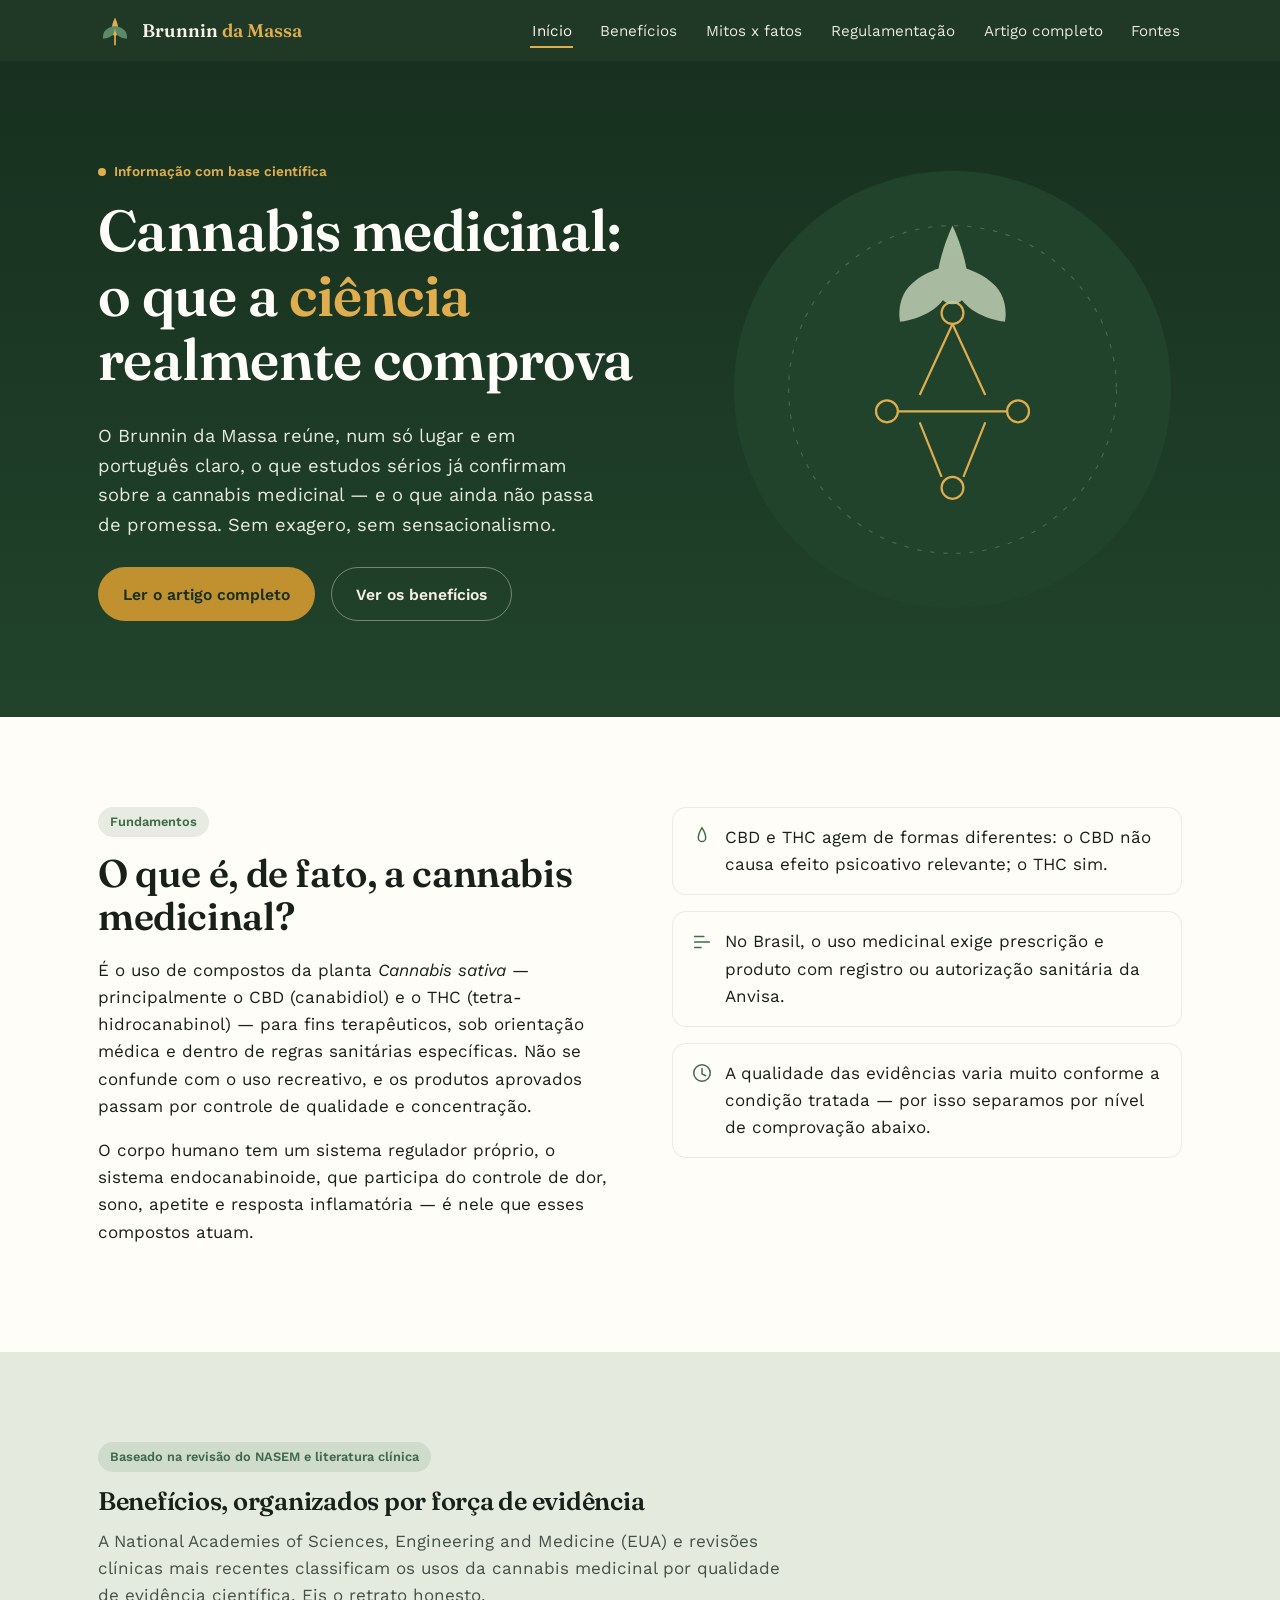
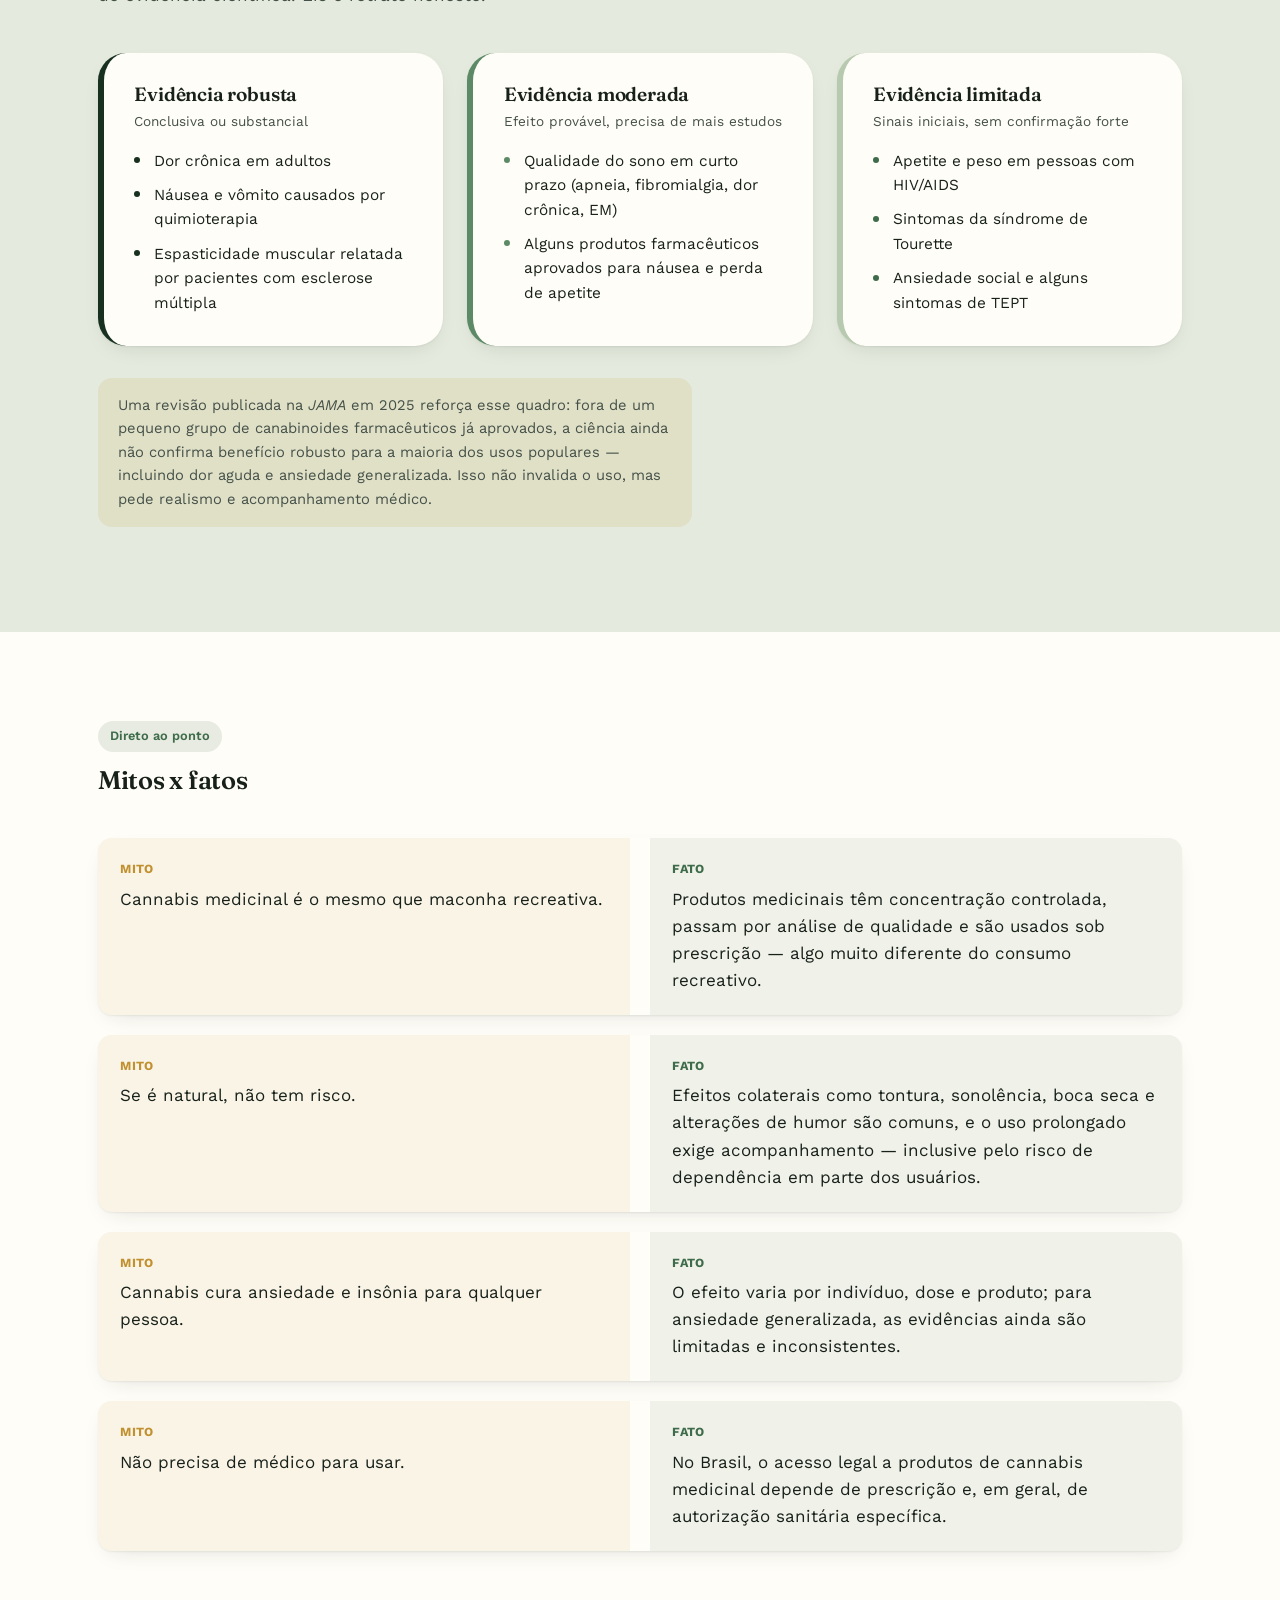
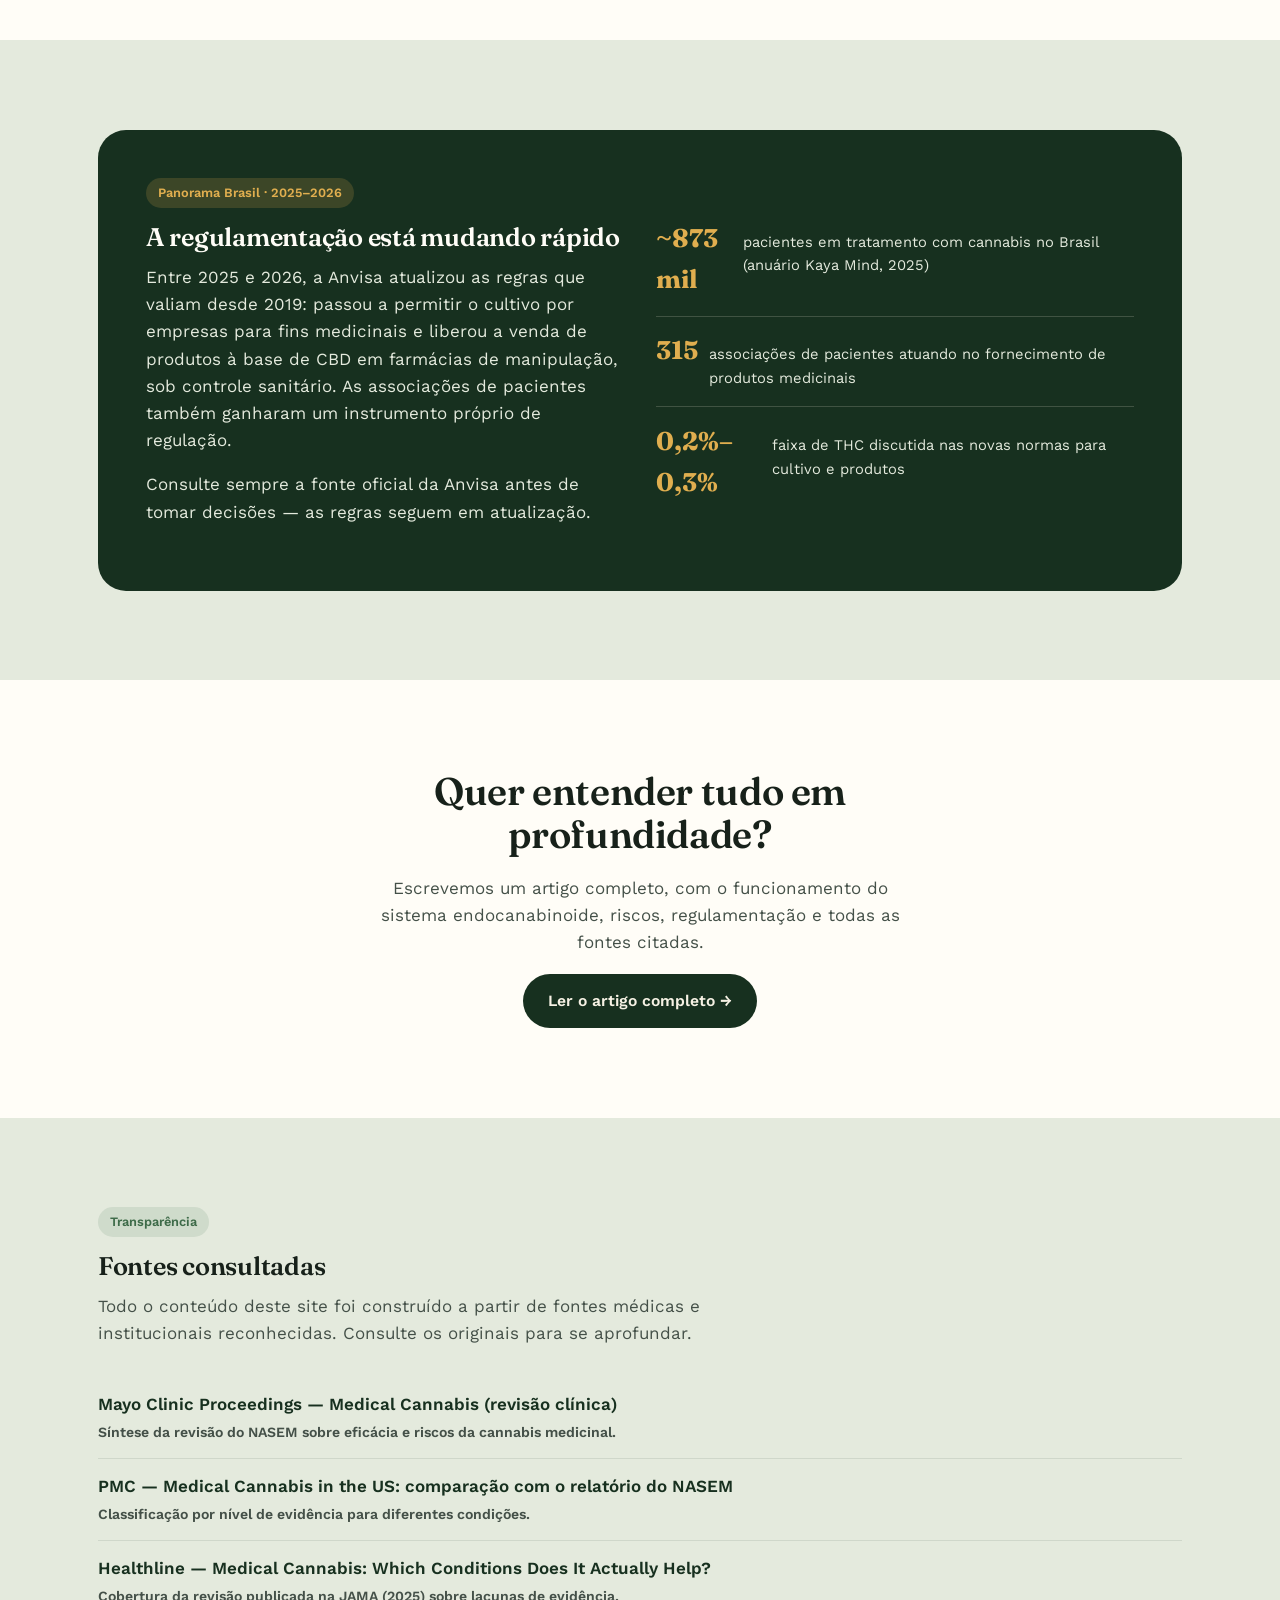
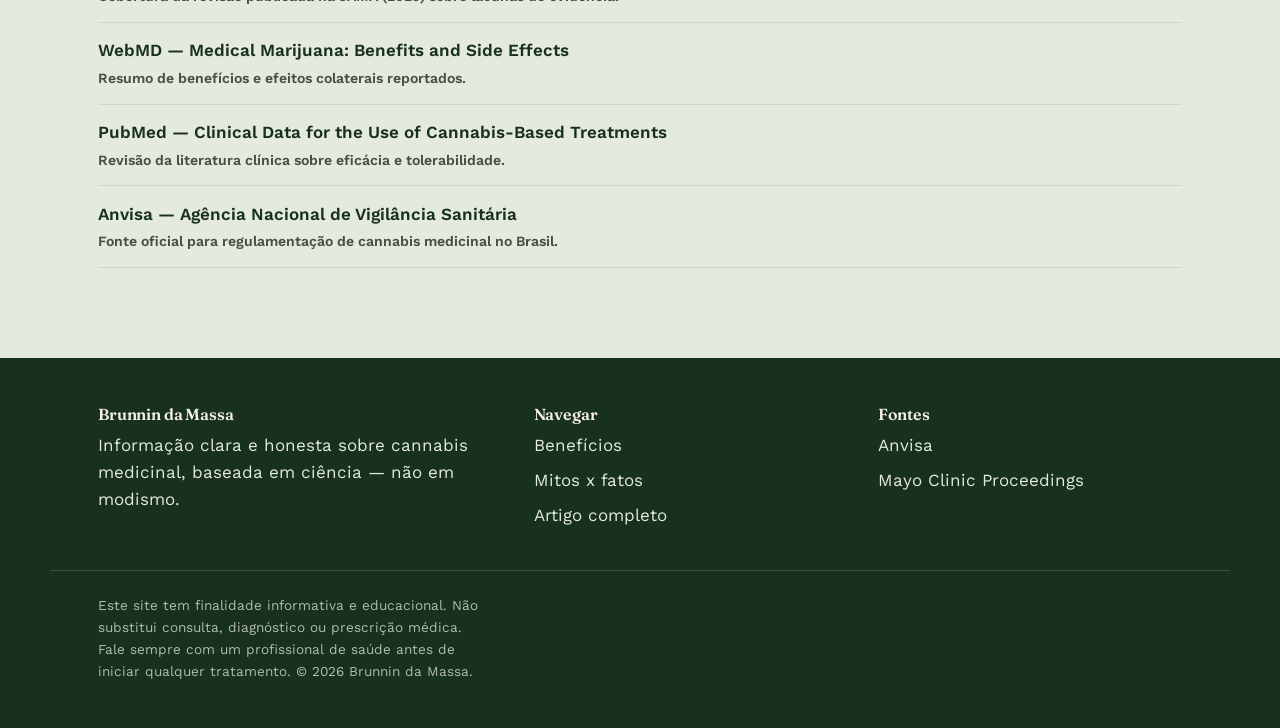
<file: index.html>
<!DOCTYPE html>
<html lang="pt-BR">
<head>
<meta charset="UTF-8">
<meta name="viewport" content="width=device-width, initial-scale=1.0">
<title>Brunnin da Massa — Cannabis Medicinal com base em ciência</title>
<meta name="description" content="Um guia claro e baseado em evidências sobre os benefícios, limites e regulamentação da cannabis medicinal no Brasil.">
<link rel="icon" href="data:image/svg+xml,<svg xmlns=%22http://www.w3.org/2000/svg%22 viewBox=%220 0 100 100%22><text y=%22.9em%22 font-size=%2290%22>🌿</text></svg>">
<link rel="preconnect" href="https://fonts.googleapis.com">
<link rel="preconnect" href="https://fonts.gstatic.com" crossorigin>
<link href="https://fonts.googleapis.com/css2?family=Fraunces:opsz,wght@9..144,500;9..144,600;9..144,700&family=Work+Sans:wght@400;500;600;700&display=swap" rel="stylesheet">
<link rel="stylesheet" href="css/style.css">
</head>
<body>

<header class="site-header">
  <div class="wrap">
    <a class="brand" href="index.html">
      <svg class="brand__mark" viewBox="0 0 40 40" fill="none" xmlns="http://www.w3.org/2000/svg" aria-hidden="true">
        <path d="M20 4C20 4 24 12 24 18C24 22.4183 22.2091 26 20 26C17.7909 26 16 22.4183 16 18C16 12 20 4 20 4Z" fill="#E0AE4F"/>
        <path d="M20 14C20 14 28 15 32 20C35 24 34 29 34 29C34 29 27.5 29 23 25C20 22 20 14 20 14Z" fill="#5C8A66"/>
        <path d="M20 14C20 14 12 15 8 20C5 24 6 29 6 29C6 29 12.5 29 17 25C20 22 20 14 20 14Z" fill="#5C8A66"/>
        <path d="M20 26V36" stroke="#E0AE4F" stroke-width="2" stroke-linecap="round"/>
      </svg>
      <span class="brand__name">Brunnin <span>da Massa</span></span>
    </a>
    <nav class="nav" id="site-nav">
      <ul class="nav__list">
        <li><a href="index.html" aria-current="page">Início</a></li>
        <li><a href="index.html#beneficios">Benefícios</a></li>
        <li><a href="index.html#mitos">Mitos x fatos</a></li>
        <li><a href="index.html#regulamentacao">Regulamentação</a></li>
        <li><a href="artigo.html">Artigo completo</a></li>
        <li><a href="index.html#fontes">Fontes</a></li>
      </ul>
    </nav>
    <button class="nav-toggle" aria-label="Abrir menu" aria-expanded="false" aria-controls="site-nav">
      <span class="nav-toggle__bar"></span>
    </button>
  </div>
</header>

<main>

  <!-- HERO -->
  <section class="hero">
    <div class="wrap">
      <div class="hero__copy">
        <span class="hero__kicker">Informação com base científica</span>
        <h1>Cannabis medicinal: o que a <em>ciência</em> realmente comprova</h1>
        <p class="hero__lede">O Brunnin da Massa reúne, num só lugar e em português claro, o que estudos sérios já confirmam sobre a cannabis medicinal — e o que ainda não passa de promessa. Sem exagero, sem sensacionalismo.</p>
        <div class="hero__actions">
          <a class="btn btn--amber" href="artigo.html">Ler o artigo completo</a>
          <a class="btn btn--ghost" href="#beneficios">Ver os benefícios</a>
        </div>
      </div>
      <div class="hero__art" aria-hidden="true">
        <svg viewBox="0 0 420 420" xmlns="http://www.w3.org/2000/svg">
          <circle cx="210" cy="210" r="200" fill="#21432B"/>
          <circle cx="210" cy="210" r="150" fill="none" stroke="#5C8A66" stroke-width="1" stroke-dasharray="4 8" opacity="0.6"/>
          <g stroke="#E0AE4F" stroke-width="2" fill="none">
            <circle cx="210" cy="140" r="10"/>
            <circle cx="150" cy="230" r="10"/>
            <circle cx="270" cy="230" r="10"/>
            <circle cx="210" cy="300" r="10"/>
            <line x1="210" y1="150" x2="180" y2="215"/>
            <line x1="210" y1="150" x2="240" y2="215"/>
            <line x1="180" y1="240" x2="200" y2="290"/>
            <line x1="240" y1="240" x2="220" y2="290"/>
            <line x1="160" y1="230" x2="260" y2="230"/>
          </g>
          <g fill="#B7C9AE" opacity="0.9">
            <path d="M210 60C210 60 224 90 224 112C224 124 218 132 210 132C202 132 196 124 196 112C196 90 210 60 210 60Z"/>
            <path d="M210 96C210 96 236 100 250 116C262 130 258 148 258 148C258 148 236 146 222 132C210 120 210 96 210 96Z"/>
            <path d="M210 96C210 96 184 100 170 116C158 130 162 148 162 148C162 148 184 146 198 132C210 120 210 96 210 96Z"/>
          </g>
        </svg>
      </div>
    </div>
  </section>

  <!-- O QUE É -->
  <section class="section section--paper" id="o-que-e">
    <div class="wrap intro-grid reveal">
      <div>
        <span class="tag">Fundamentos</span>
        <h2>O que é, de fato, a cannabis medicinal?</h2>
        <p>É o uso de compostos da planta <em>Cannabis sativa</em> — principalmente o CBD (canabidiol) e o THC (tetra-hidrocanabinol) — para fins terapêuticos, sob orientação médica e dentro de regras sanitárias específicas. Não se confunde com o uso recreativo, e os produtos aprovados passam por controle de qualidade e concentração.</p>
        <p>O corpo humano tem um sistema regulador próprio, o sistema endocanabinoide, que participa do controle de dor, sono, apetite e resposta inflamatória — é nele que esses compostos atuam.</p>
      </div>
      <ul class="fact-list">
        <li>
          <svg width="22" height="22" viewBox="0 0 24 24" fill="none" aria-hidden="true"><path d="M12 2C12 2 16 8 16 13a4 4 0 1 1-8 0c0-5 4-11 4-11Z" stroke="currentColor" stroke-width="1.6"/></svg>
          <span>CBD e THC agem de formas diferentes: o CBD não causa efeito psicoativo relevante; o THC sim.</span>
        </li>
        <li>
          <svg width="22" height="22" viewBox="0 0 24 24" fill="none" aria-hidden="true"><path d="M4 12h16M4 6h10M4 18h7" stroke="currentColor" stroke-width="1.6" stroke-linecap="round"/></svg>
          <span>No Brasil, o uso medicinal exige prescrição e produto com registro ou autorização sanitária da Anvisa.</span>
        </li>
        <li>
          <svg width="22" height="22" viewBox="0 0 24 24" fill="none" aria-hidden="true"><circle cx="12" cy="12" r="9" stroke="currentColor" stroke-width="1.6"/><path d="M12 7v6l4 2" stroke="currentColor" stroke-width="1.6" stroke-linecap="round"/></svg>
          <span>A qualidade das evidências varia muito conforme a condição tratada — por isso separamos por nível de comprovação abaixo.</span>
        </li>
      </ul>
    </div>
  </section>

  <!-- BENEFÍCIOS / NÍVEIS DE EVIDÊNCIA -->
  <section class="section section--sage" id="beneficios">
    <div class="wrap">
      <div class="section__head reveal">
        <span class="tag">Baseado na revisão do NASEM e literatura clínica</span>
        <h2>Benefícios, organizados por força de evidência</h2>
        <p>A National Academies of Sciences, Engineering and Medicine (EUA) e revisões clínicas mais recentes classificam os usos da cannabis medicinal por qualidade de evidência científica. Eis o retrato honesto.</p>
      </div>
      <div class="tiers reveal">
        <article class="tier tier--high">
          <h3>Evidência robusta</h3>
          <span class="tier__meta">Conclusiva ou substancial</span>
          <ul>
            <li>Dor crônica em adultos</li>
            <li>Náusea e vômito causados por quimioterapia</li>
            <li>Espasticidade muscular relatada por pacientes com esclerose múltipla</li>
          </ul>
        </article>
        <article class="tier tier--mid">
          <h3>Evidência moderada</h3>
          <span class="tier__meta">Efeito provável, precisa de mais estudos</span>
          <ul>
            <li>Qualidade do sono em curto prazo (apneia, fibromialgia, dor crônica, EM)</li>
            <li>Alguns produtos farmacêuticos aprovados para náusea e perda de apetite</li>
          </ul>
        </article>
        <article class="tier tier--low">
          <h3>Evidência limitada</h3>
          <span class="tier__meta">Sinais iniciais, sem confirmação forte</span>
          <ul>
            <li>Apetite e peso em pessoas com HIV/AIDS</li>
            <li>Sintomas da síndrome de Tourette</li>
            <li>Ansiedade social e alguns sintomas de TEPT</li>
          </ul>
        </article>
      </div>
      <p class="tier-note">Uma revisão publicada na <em>JAMA</em> em 2025 reforça esse quadro: fora de um pequeno grupo de canabinoides farmacêuticos já aprovados, a ciência ainda não confirma benefício robusto para a maioria dos usos populares — incluindo dor aguda e ansiedade generalizada. Isso não invalida o uso, mas pede realismo e acompanhamento médico.</p>
    </div>
  </section>

  <!-- MITOS X FATOS -->
  <section class="section section--paper" id="mitos">
    <div class="wrap">
      <div class="section__head reveal">
        <span class="tag">Direto ao ponto</span>
        <h2>Mitos x fatos</h2>
      </div>
      <div class="myths reveal">
        <div class="myth-row">
          <div class="myth"><span class="label">MITO</span>Cannabis medicinal é o mesmo que maconha recreativa.</div>
          <div class="fact"><span class="label">FATO</span>Produtos medicinais têm concentração controlada, passam por análise de qualidade e são usados sob prescrição — algo muito diferente do consumo recreativo.</div>
        </div>
        <div class="myth-row">
          <div class="myth"><span class="label">MITO</span>Se é natural, não tem risco.</div>
          <div class="fact"><span class="label">FATO</span>Efeitos colaterais como tontura, sonolência, boca seca e alterações de humor são comuns, e o uso prolongado exige acompanhamento — inclusive pelo risco de dependência em parte dos usuários.</div>
        </div>
        <div class="myth-row">
          <div class="myth"><span class="label">MITO</span>Cannabis cura ansiedade e insônia para qualquer pessoa.</div>
          <div class="fact"><span class="label">FATO</span>O efeito varia por indivíduo, dose e produto; para ansiedade generalizada, as evidências ainda são limitadas e inconsistentes.</div>
        </div>
        <div class="myth-row">
          <div class="myth"><span class="label">MITO</span>Não precisa de médico para usar.</div>
          <div class="fact"><span class="label">FATO</span>No Brasil, o acesso legal a produtos de cannabis medicinal depende de prescrição e, em geral, de autorização sanitária específica.</div>
        </div>
      </div>
    </div>
  </section>

  <!-- REGULAMENTAÇÃO -->
  <section class="section section--sage" id="regulamentacao">
    <div class="wrap">
      <div class="callout reveal">
        <div>
          <span class="tag" style="background:rgba(224,174,79,0.18); color:#E0AE4F;">Panorama Brasil · 2025–2026</span>
          <h2>A regulamentação está mudando rápido</h2>
          <p>Entre 2025 e 2026, a Anvisa atualizou as regras que valiam desde 2019: passou a permitir o cultivo por empresas para fins medicinais e liberou a venda de produtos à base de CBD em farmácias de manipulação, sob controle sanitário. As associações de pacientes também ganharam um instrumento próprio de regulação.</p>
          <p>Consulte sempre a fonte oficial da Anvisa antes de tomar decisões — as regras seguem em atualização.</p>
        </div>
        <div class="callout__stats">
          <div class="stat"><strong>~873 mil</strong><span>pacientes em tratamento com cannabis no Brasil (anuário Kaya Mind, 2025)</span></div>
          <div class="stat"><strong>315</strong><span>associações de pacientes atuando no fornecimento de produtos medicinais</span></div>
          <div class="stat"><strong>0,2%–0,3%</strong><span>faixa de THC discutida nas novas normas para cultivo e produtos</span></div>
        </div>
      </div>
    </div>
  </section>

  <!-- CTA ARTIGO -->
  <section class="section section--paper">
    <div class="wrap cta-banner reveal">
      <h2>Quer entender tudo em profundidade?</h2>
      <p>Escrevemos um artigo completo, com o funcionamento do sistema endocanabinoide, riscos, regulamentação e todas as fontes citadas.</p>
      <a class="btn btn--forest" href="artigo.html">Ler o artigo completo →</a>
    </div>
  </section>

  <!-- FONTES -->
  <section class="section section--sage" id="fontes">
    <div class="wrap">
      <div class="section__head reveal">
        <span class="tag">Transparência</span>
        <h2>Fontes consultadas</h2>
        <p>Todo o conteúdo deste site foi construído a partir de fontes médicas e institucionais reconhecidas. Consulte os originais para se aprofundar.</p>
      </div>
      <ul class="sources reveal">
        <li><a href="https://www.mayoclinicproceedings.org/article/S0025-6196(18)30709-2/fulltext" target="_blank" rel="noopener">Mayo Clinic Proceedings — Medical Cannabis (revisão clínica)<span class="source-note">Síntese da revisão do NASEM sobre eficácia e riscos da cannabis medicinal.</span></a></li>
        <li><a href="https://pmc.ncbi.nlm.nih.gov/articles/PMC11891685/" target="_blank" rel="noopener">PMC — Medical Cannabis in the US: comparação com o relatório do NASEM<span class="source-note">Classificação por nível de evidência para diferentes condições.</span></a></li>
        <li><a href="https://www.healthline.com/health-news/does-medical-cannabis-really-have-any-benefit-experts-discuss" target="_blank" rel="noopener">Healthline — Medical Cannabis: Which Conditions Does It Actually Help?<span class="source-note">Cobertura da revisão publicada na JAMA (2025) sobre lacunas de evidência.</span></a></li>
        <li><a href="https://www.webmd.com/a-to-z-guides/medical-marijuana-faq" target="_blank" rel="noopener">WebMD — Medical Marijuana: Benefits and Side Effects<span class="source-note">Resumo de benefícios e efeitos colaterais reportados.</span></a></li>
        <li><a href="https://pubmed.ncbi.nlm.nih.gov/32483988/" target="_blank" rel="noopener">PubMed — Clinical Data for the Use of Cannabis-Based Treatments<span class="source-note">Revisão da literatura clínica sobre eficácia e tolerabilidade.</span></a></li>
        <li><a href="https://www.gov.br/anvisa/pt-br" target="_blank" rel="noopener">Anvisa — Agência Nacional de Vigilância Sanitária<span class="source-note">Fonte oficial para regulamentação de cannabis medicinal no Brasil.</span></a></li>
      </ul>
    </div>
  </section>

</main>

<footer class="site-footer">
  <div class="wrap">
    <div>
      <h4>Brunnin da Massa</h4>
      <p>Informação clara e honesta sobre cannabis medicinal, baseada em ciência — não em modismo.</p>
    </div>
    <div>
      <h4>Navegar</h4>
      <ul>
        <li><a href="index.html#beneficios">Benefícios</a></li>
        <li><a href="index.html#mitos">Mitos x fatos</a></li>
        <li><a href="artigo.html">Artigo completo</a></li>
      </ul>
    </div>
    <div>
      <h4>Fontes</h4>
      <ul>
        <li><a href="https://www.gov.br/anvisa/pt-br" target="_blank" rel="noopener">Anvisa</a></li>
        <li><a href="https://www.mayoclinicproceedings.org/article/S0025-6196(18)30709-2/fulltext" target="_blank" rel="noopener">Mayo Clinic Proceedings</a></li>
      </ul>
    </div>
  </div>
  <div class="wrap disclaimer">
    <p>Este site tem finalidade informativa e educacional. Não substitui consulta, diagnóstico ou prescrição médica. Fale sempre com um profissional de saúde antes de iniciar qualquer tratamento. © <span data-year>2026</span> Brunnin da Massa.</p>
  </div>
</footer>

<button class="to-top" aria-label="Voltar ao topo">
  <svg width="18" height="18" viewBox="0 0 24 24" fill="none" aria-hidden="true"><path d="M12 19V5M5 12l7-7 7 7" stroke="currentColor" stroke-width="2" stroke-linecap="round" stroke-linejoin="round"/></svg>
</button>

<script src="js/script.js"></script>
</body>
</html>
</file>
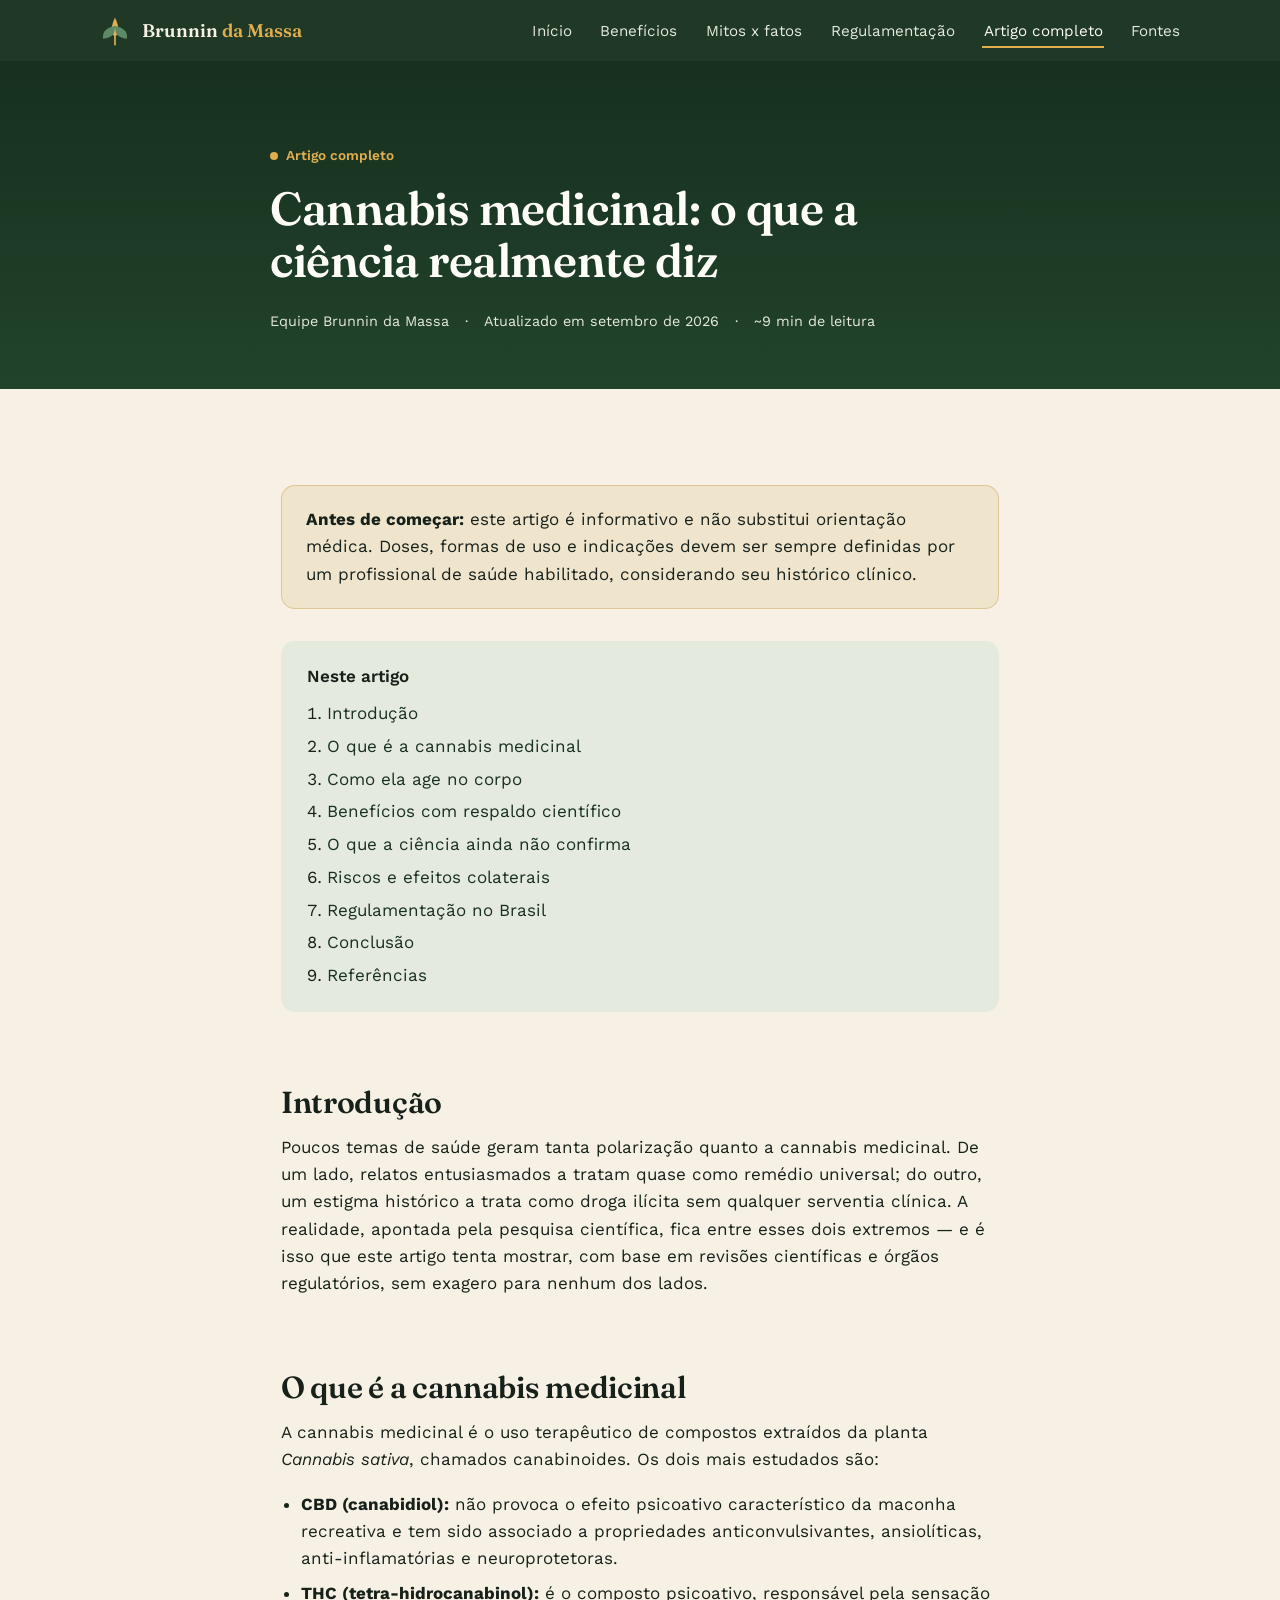
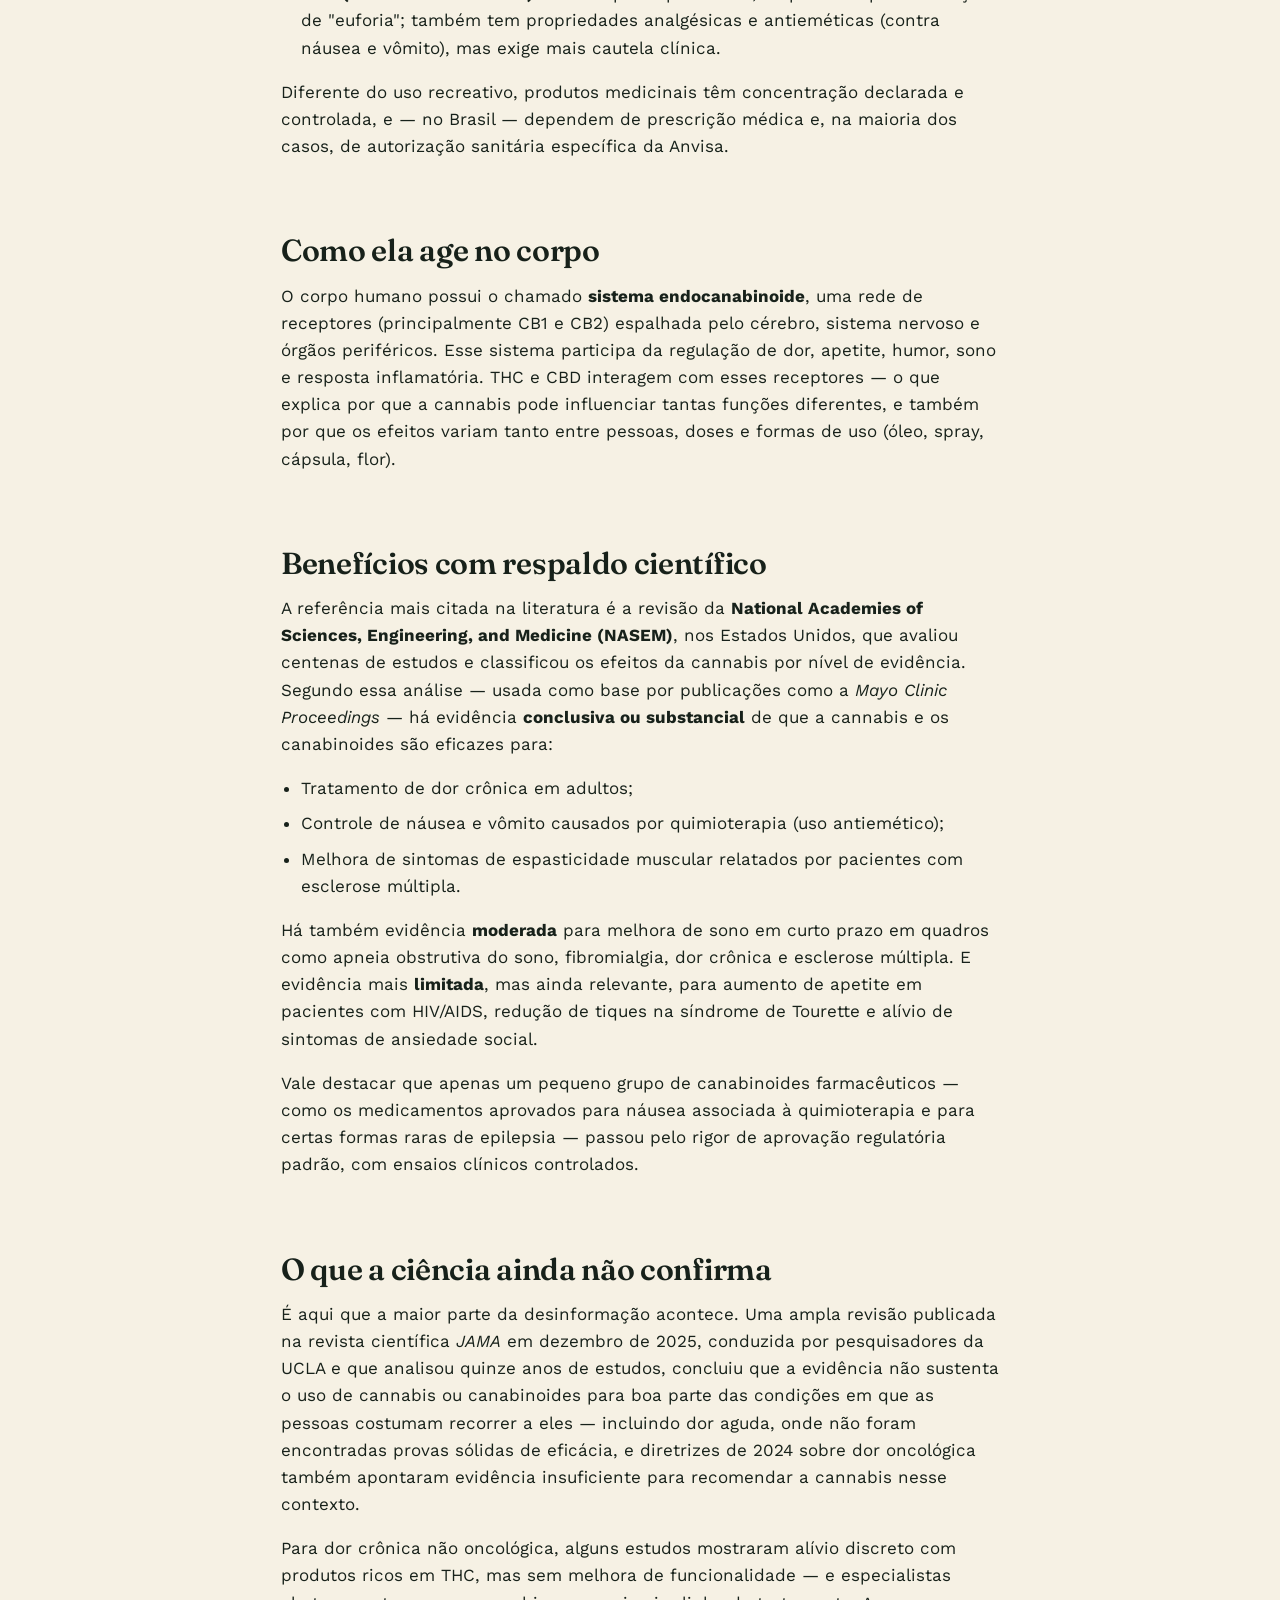
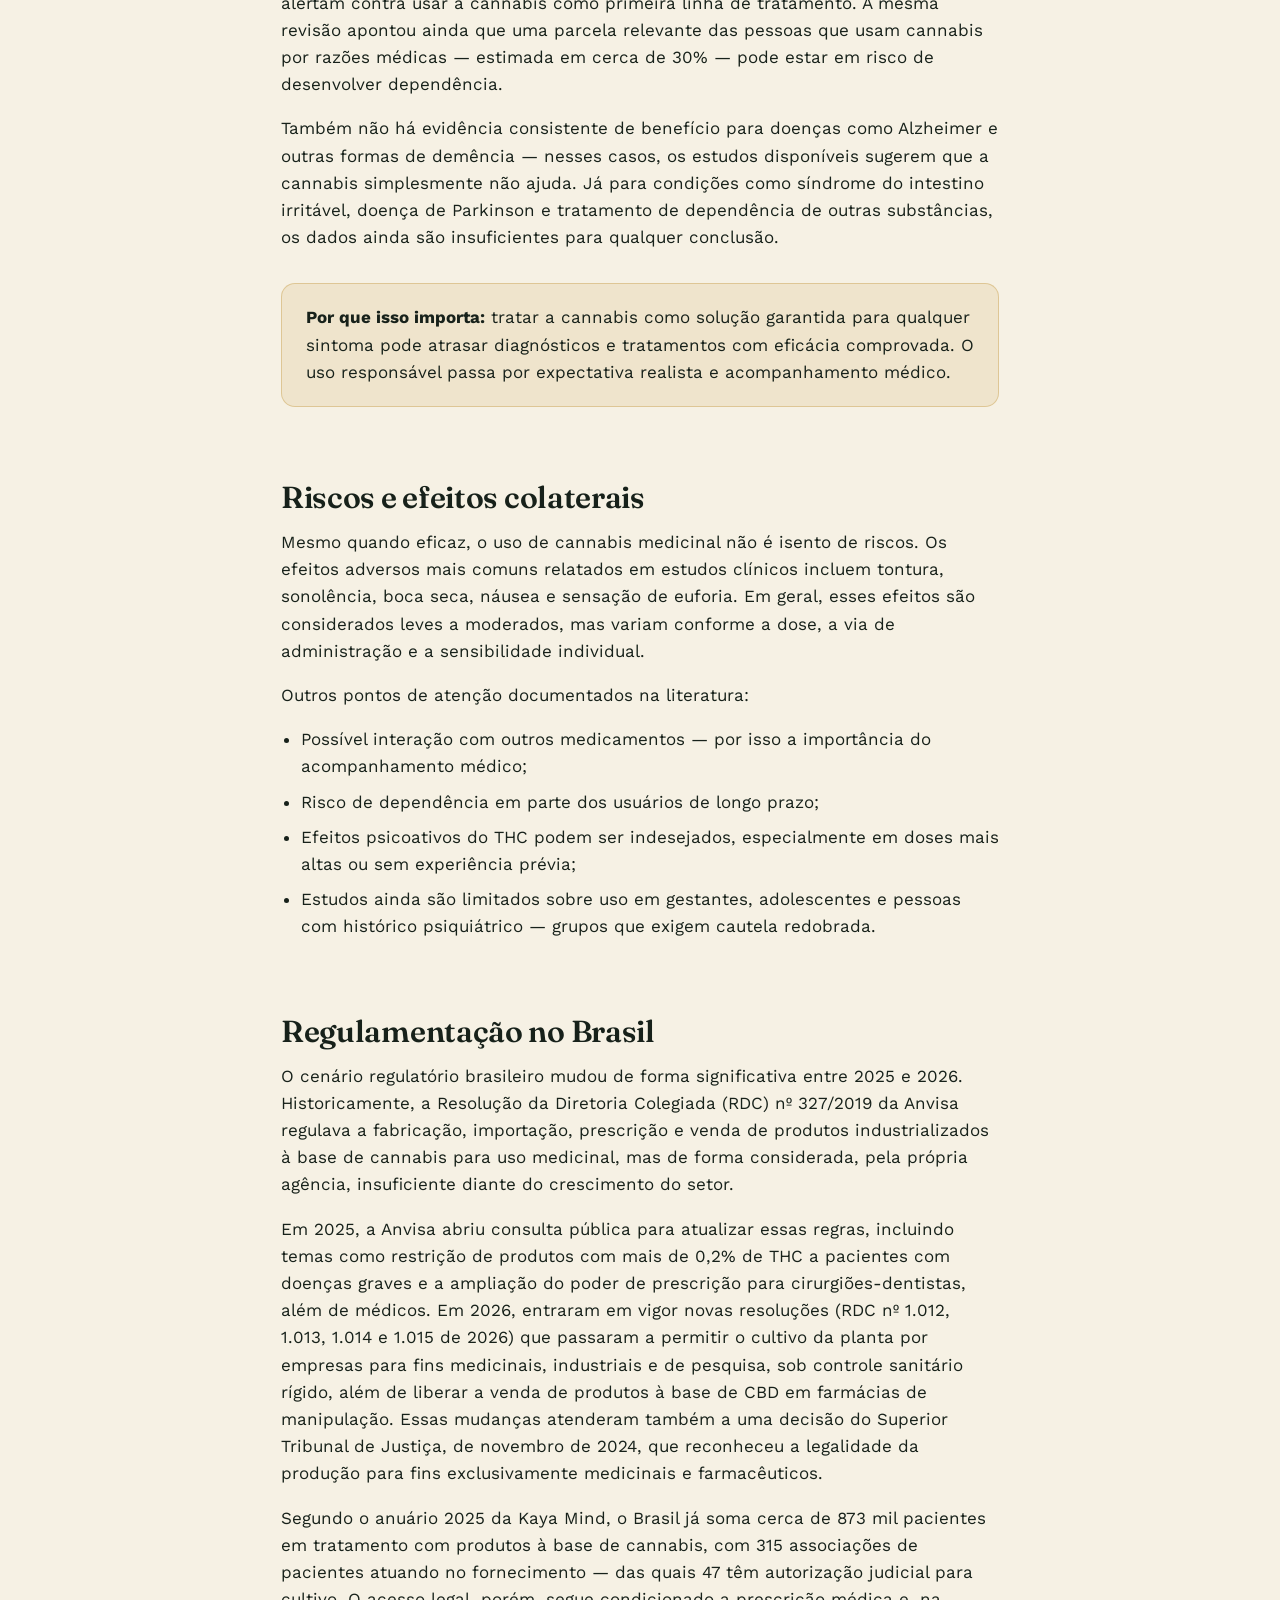
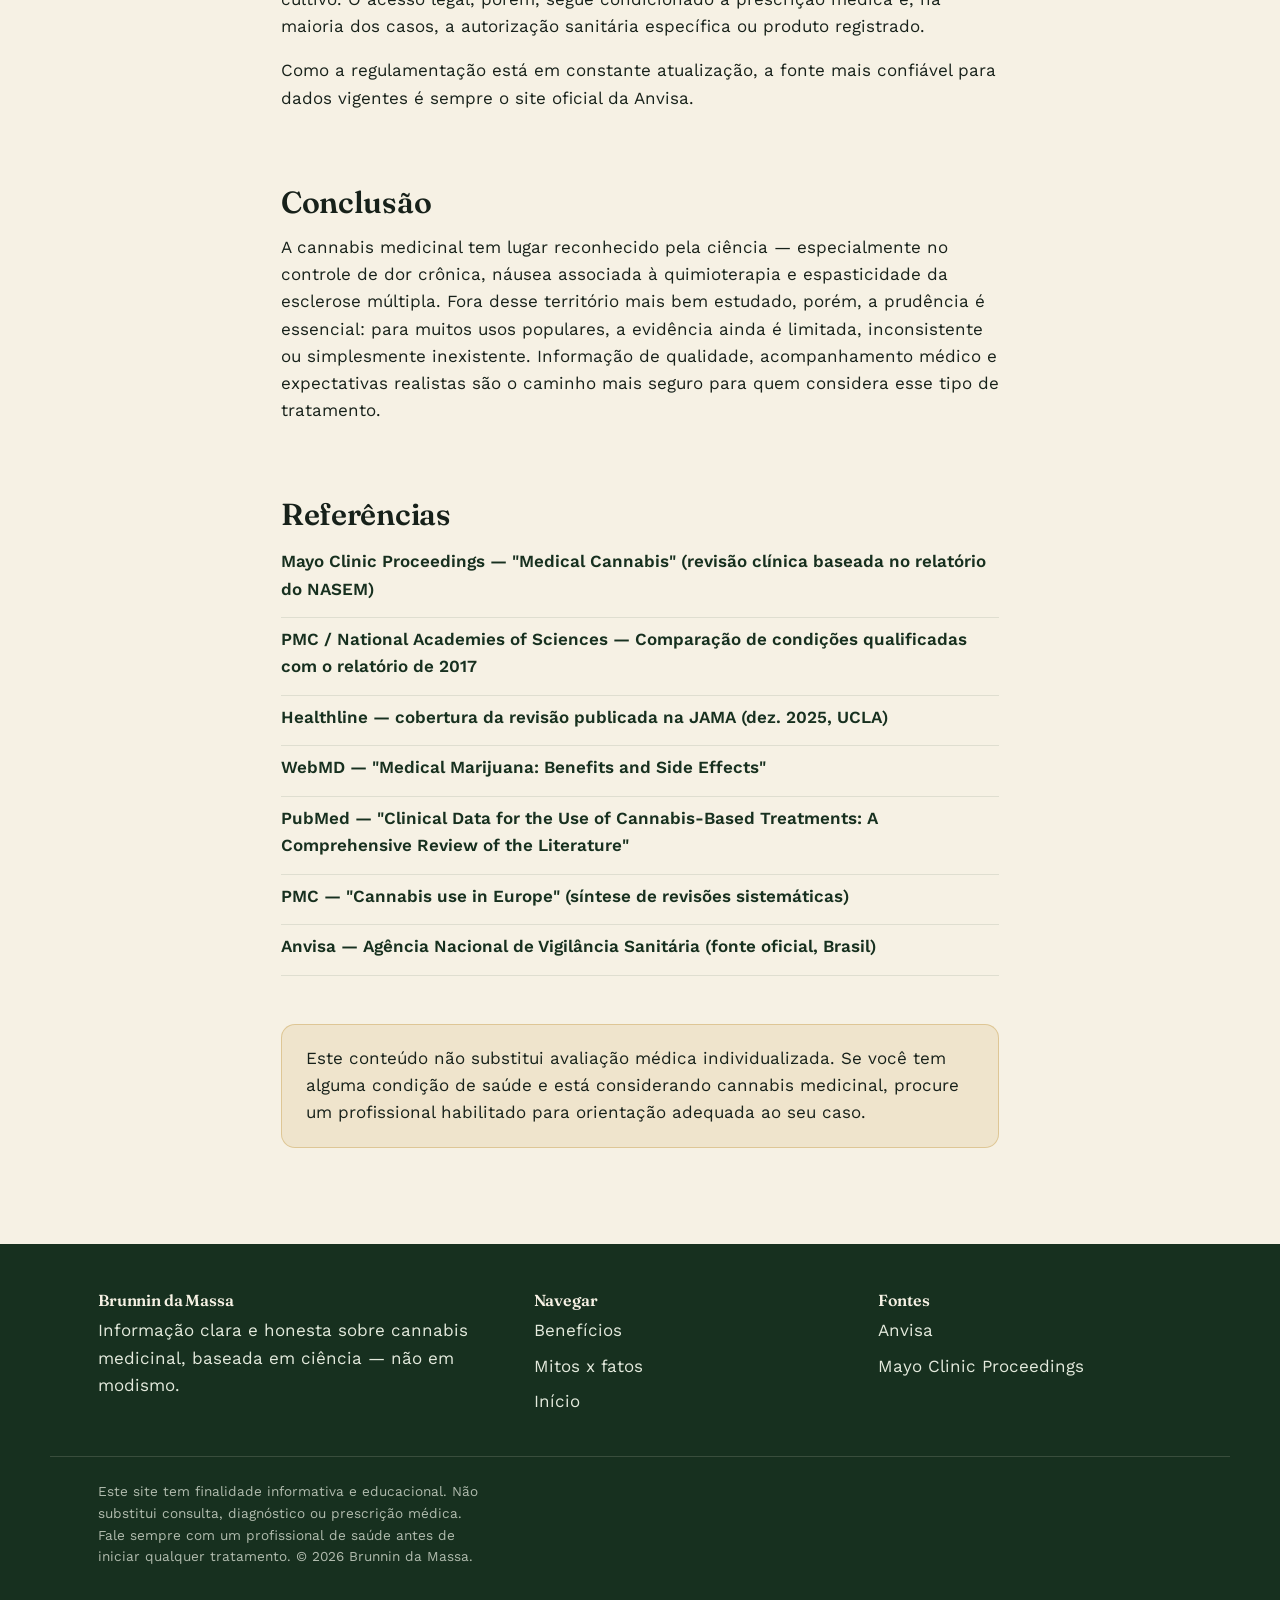
<file: artigo.html>
<!DOCTYPE html>
<html lang="pt-BR">
<head>
<meta charset="UTF-8">
<meta name="viewport" content="width=device-width, initial-scale=1.0">
<title>Cannabis Medicinal: o que a ciência realmente diz — Brunnin da Massa</title>
<meta name="description" content="Artigo completo, baseado em fontes científicas e institucionais, sobre os benefícios comprovados, os limites da evidência e a regulamentação da cannabis medicinal no Brasil.">
<link rel="icon" href="data:image/svg+xml,<svg xmlns=%22http://www.w3.org/2000/svg%22 viewBox=%220 0 100 100%22><text y=%22.9em%22 font-size=%2290%22>🌿</text></svg>">
<link rel="preconnect" href="https://fonts.googleapis.com">
<link rel="preconnect" href="https://fonts.gstatic.com" crossorigin>
<link href="https://fonts.googleapis.com/css2?family=Fraunces:opsz,wght@9..144,500;9..144,600;9..144,700&family=Work+Sans:wght@400;500;600;700&display=swap" rel="stylesheet">
<link rel="stylesheet" href="css/style.css">
</head>
<body>

<header class="site-header">
  <div class="wrap">
    <a class="brand" href="index.html">
      <svg class="brand__mark" viewBox="0 0 40 40" fill="none" xmlns="http://www.w3.org/2000/svg" aria-hidden="true">
        <path d="M20 4C20 4 24 12 24 18C24 22.4183 22.2091 26 20 26C17.7909 26 16 22.4183 16 18C16 12 20 4 20 4Z" fill="#E0AE4F"/>
        <path d="M20 14C20 14 28 15 32 20C35 24 34 29 34 29C34 29 27.5 29 23 25C20 22 20 14 20 14Z" fill="#5C8A66"/>
        <path d="M20 14C20 14 12 15 8 20C5 24 6 29 6 29C6 29 12.5 29 17 25C20 22 20 14 20 14Z" fill="#5C8A66"/>
        <path d="M20 26V36" stroke="#E0AE4F" stroke-width="2" stroke-linecap="round"/>
      </svg>
      <span class="brand__name">Brunnin <span>da Massa</span></span>
    </a>
    <nav class="nav" id="site-nav">
      <ul class="nav__list">
        <li><a href="index.html">Início</a></li>
        <li><a href="index.html#beneficios">Benefícios</a></li>
        <li><a href="index.html#mitos">Mitos x fatos</a></li>
        <li><a href="index.html#regulamentacao">Regulamentação</a></li>
        <li><a href="artigo.html" aria-current="page">Artigo completo</a></li>
        <li><a href="index.html#fontes">Fontes</a></li>
      </ul>
    </nav>
    <button class="nav-toggle" aria-label="Abrir menu" aria-expanded="false" aria-controls="site-nav">
      <span class="nav-toggle__bar"></span>
    </button>
  </div>
</header>

<section class="article-hero">
  <div class="wrap">
    <span class="hero__kicker">Artigo completo</span>
    <h1>Cannabis medicinal: o que a ciência realmente diz</h1>
    <div class="article-meta">
      <span>Equipe Brunnin da Massa</span>
      <span>·</span>
      <span>Atualizado em setembro de 2026</span>
      <span>·</span>
      <span>~9 min de leitura</span>
    </div>
  </div>
</section>

<article class="article-body">
  <div class="wrap">

    <div class="warn-box">
      <p><strong>Antes de começar:</strong> este artigo é informativo e não substitui orientação médica. Doses, formas de uso e indicações devem ser sempre definidas por um profissional de saúde habilitado, considerando seu histórico clínico.</p>
    </div>

    <div class="toc">
      <p>Neste artigo</p>
      <ol>
        <li><a href="#introducao">Introdução</a></li>
        <li><a href="#o-que-e">O que é a cannabis medicinal</a></li>
        <li><a href="#como-funciona">Como ela age no corpo</a></li>
        <li><a href="#beneficios-cientificos">Benefícios com respaldo científico</a></li>
        <li><a href="#o-que-nao-confirma">O que a ciência ainda não confirma</a></li>
        <li><a href="#riscos">Riscos e efeitos colaterais</a></li>
        <li><a href="#brasil">Regulamentação no Brasil</a></li>
        <li><a href="#conclusao">Conclusão</a></li>
        <li><a href="#referencias">Referências</a></li>
      </ol>
    </div>

    <h2 id="introducao">Introdução</h2>
    <p>Poucos temas de saúde geram tanta polarização quanto a cannabis medicinal. De um lado, relatos entusiasmados a tratam quase como remédio universal; do outro, um estigma histórico a trata como droga ilícita sem qualquer serventia clínica. A realidade, apontada pela pesquisa científica, fica entre esses dois extremos — e é isso que este artigo tenta mostrar, com base em revisões científicas e órgãos regulatórios, sem exagero para nenhum dos lados.</p>

    <h2 id="o-que-e">O que é a cannabis medicinal</h2>
    <p>A cannabis medicinal é o uso terapêutico de compostos extraídos da planta <em>Cannabis sativa</em>, chamados canabinoides. Os dois mais estudados são:</p>
    <ul>
      <li><strong>CBD (canabidiol):</strong> não provoca o efeito psicoativo característico da maconha recreativa e tem sido associado a propriedades anticonvulsivantes, ansiolíticas, anti-inflamatórias e neuroprotetoras.</li>
      <li><strong>THC (tetra-hidrocanabinol):</strong> é o composto psicoativo, responsável pela sensação de "euforia"; também tem propriedades analgésicas e antieméticas (contra náusea e vômito), mas exige mais cautela clínica.</li>
    </ul>
    <p>Diferente do uso recreativo, produtos medicinais têm concentração declarada e controlada, e — no Brasil — dependem de prescrição médica e, na maioria dos casos, de autorização sanitária específica da Anvisa.</p>

    <h2 id="como-funciona">Como ela age no corpo</h2>
    <p>O corpo humano possui o chamado <strong>sistema endocanabinoide</strong>, uma rede de receptores (principalmente CB1 e CB2) espalhada pelo cérebro, sistema nervoso e órgãos periféricos. Esse sistema participa da regulação de dor, apetite, humor, sono e resposta inflamatória. THC e CBD interagem com esses receptores — o que explica por que a cannabis pode influenciar tantas funções diferentes, e também por que os efeitos variam tanto entre pessoas, doses e formas de uso (óleo, spray, cápsula, flor).</p>

    <h2 id="beneficios-cientificos">Benefícios com respaldo científico</h2>
    <p>A referência mais citada na literatura é a revisão da <strong>National Academies of Sciences, Engineering, and Medicine (NASEM)</strong>, nos Estados Unidos, que avaliou centenas de estudos e classificou os efeitos da cannabis por nível de evidência. Segundo essa análise — usada como base por publicações como a <em>Mayo Clinic Proceedings</em> — há evidência <strong>conclusiva ou substancial</strong> de que a cannabis e os canabinoides são eficazes para:</p>
    <ul>
      <li>Tratamento de dor crônica em adultos;</li>
      <li>Controle de náusea e vômito causados por quimioterapia (uso antiemético);</li>
      <li>Melhora de sintomas de espasticidade muscular relatados por pacientes com esclerose múltipla.</li>
    </ul>
    <p>Há também evidência <strong>moderada</strong> para melhora de sono em curto prazo em quadros como apneia obstrutiva do sono, fibromialgia, dor crônica e esclerose múltipla. E evidência mais <strong>limitada</strong>, mas ainda relevante, para aumento de apetite em pacientes com HIV/AIDS, redução de tiques na síndrome de Tourette e alívio de sintomas de ansiedade social.</p>
    <p>Vale destacar que apenas um pequeno grupo de canabinoides farmacêuticos — como os medicamentos aprovados para náusea associada à quimioterapia e para certas formas raras de epilepsia — passou pelo rigor de aprovação regulatória padrão, com ensaios clínicos controlados.</p>

    <h2 id="o-que-nao-confirma">O que a ciência ainda não confirma</h2>
    <p>É aqui que a maior parte da desinformação acontece. Uma ampla revisão publicada na revista científica <em>JAMA</em> em dezembro de 2025, conduzida por pesquisadores da UCLA e que analisou quinze anos de estudos, concluiu que a evidência não sustenta o uso de cannabis ou canabinoides para boa parte das condições em que as pessoas costumam recorrer a eles — incluindo dor aguda, onde não foram encontradas provas sólidas de eficácia, e diretrizes de 2024 sobre dor oncológica também apontaram evidência insuficiente para recomendar a cannabis nesse contexto.</p>
    <p>Para dor crônica não oncológica, alguns estudos mostraram alívio discreto com produtos ricos em THC, mas sem melhora de funcionalidade — e especialistas alertam contra usar a cannabis como primeira linha de tratamento. A mesma revisão apontou ainda que uma parcela relevante das pessoas que usam cannabis por razões médicas — estimada em cerca de 30% — pode estar em risco de desenvolver dependência.</p>
    <p>Também não há evidência consistente de benefício para doenças como Alzheimer e outras formas de demência — nesses casos, os estudos disponíveis sugerem que a cannabis simplesmente não ajuda. Já para condições como síndrome do intestino irritável, doença de Parkinson e tratamento de dependência de outras substâncias, os dados ainda são insuficientes para qualquer conclusão.</p>

    <div class="warn-box">
      <p><strong>Por que isso importa:</strong> tratar a cannabis como solução garantida para qualquer sintoma pode atrasar diagnósticos e tratamentos com eficácia comprovada. O uso responsável passa por expectativa realista e acompanhamento médico.</p>
    </div>

    <h2 id="riscos">Riscos e efeitos colaterais</h2>
    <p>Mesmo quando eficaz, o uso de cannabis medicinal não é isento de riscos. Os efeitos adversos mais comuns relatados em estudos clínicos incluem tontura, sonolência, boca seca, náusea e sensação de euforia. Em geral, esses efeitos são considerados leves a moderados, mas variam conforme a dose, a via de administração e a sensibilidade individual.</p>
    <p>Outros pontos de atenção documentados na literatura:</p>
    <ul>
      <li>Possível interação com outros medicamentos — por isso a importância do acompanhamento médico;</li>
      <li>Risco de dependência em parte dos usuários de longo prazo;</li>
      <li>Efeitos psicoativos do THC podem ser indesejados, especialmente em doses mais altas ou sem experiência prévia;</li>
      <li>Estudos ainda são limitados sobre uso em gestantes, adolescentes e pessoas com histórico psiquiátrico — grupos que exigem cautela redobrada.</li>
    </ul>

    <h2 id="brasil">Regulamentação no Brasil</h2>
    <p>O cenário regulatório brasileiro mudou de forma significativa entre 2025 e 2026. Historicamente, a Resolução da Diretoria Colegiada (RDC) nº 327/2019 da Anvisa regulava a fabricação, importação, prescrição e venda de produtos industrializados à base de cannabis para uso medicinal, mas de forma considerada, pela própria agência, insuficiente diante do crescimento do setor.</p>
    <p>Em 2025, a Anvisa abriu consulta pública para atualizar essas regras, incluindo temas como restrição de produtos com mais de 0,2% de THC a pacientes com doenças graves e a ampliação do poder de prescrição para cirurgiões-dentistas, além de médicos. Em 2026, entraram em vigor novas resoluções (RDC nº 1.012, 1.013, 1.014 e 1.015 de 2026) que passaram a permitir o cultivo da planta por empresas para fins medicinais, industriais e de pesquisa, sob controle sanitário rígido, além de liberar a venda de produtos à base de CBD em farmácias de manipulação. Essas mudanças atenderam também a uma decisão do Superior Tribunal de Justiça, de novembro de 2024, que reconheceu a legalidade da produção para fins exclusivamente medicinais e farmacêuticos.</p>
    <p>Segundo o anuário 2025 da Kaya Mind, o Brasil já soma cerca de 873 mil pacientes em tratamento com produtos à base de cannabis, com 315 associações de pacientes atuando no fornecimento — das quais 47 têm autorização judicial para cultivo. O acesso legal, porém, segue condicionado a prescrição médica e, na maioria dos casos, a autorização sanitária específica ou produto registrado.</p>
    <p>Como a regulamentação está em constante atualização, a fonte mais confiável para dados vigentes é sempre o site oficial da Anvisa.</p>

    <h2 id="conclusao">Conclusão</h2>
    <p>A cannabis medicinal tem lugar reconhecido pela ciência — especialmente no controle de dor crônica, náusea associada à quimioterapia e espasticidade da esclerose múltipla. Fora desse território mais bem estudado, porém, a prudência é essencial: para muitos usos populares, a evidência ainda é limitada, inconsistente ou simplesmente inexistente. Informação de qualidade, acompanhamento médico e expectativas realistas são o caminho mais seguro para quem considera esse tipo de tratamento.</p>

    <h2 id="referencias">Referências</h2>
    <ul class="sources">
      <li><a href="https://www.mayoclinicproceedings.org/article/S0025-6196(18)30709-2/fulltext" target="_blank" rel="noopener">Mayo Clinic Proceedings — "Medical Cannabis" (revisão clínica baseada no relatório do NASEM)</a></li>
      <li><a href="https://pmc.ncbi.nlm.nih.gov/articles/PMC11891685/" target="_blank" rel="noopener">PMC / National Academies of Sciences — Comparação de condições qualificadas com o relatório de 2017</a></li>
      <li><a href="https://www.healthline.com/health-news/does-medical-cannabis-really-have-any-benefit-experts-discuss" target="_blank" rel="noopener">Healthline — cobertura da revisão publicada na JAMA (dez. 2025, UCLA)</a></li>
      <li><a href="https://www.webmd.com/a-to-z-guides/medical-marijuana-faq" target="_blank" rel="noopener">WebMD — "Medical Marijuana: Benefits and Side Effects"</a></li>
      <li><a href="https://pubmed.ncbi.nlm.nih.gov/32483988/" target="_blank" rel="noopener">PubMed — "Clinical Data for the Use of Cannabis-Based Treatments: A Comprehensive Review of the Literature"</a></li>
      <li><a href="https://pmc.ncbi.nlm.nih.gov/articles/PMC11910391/" target="_blank" rel="noopener">PMC — "Cannabis use in Europe" (síntese de revisões sistemáticas)</a></li>
      <li><a href="https://www.gov.br/anvisa/pt-br" target="_blank" rel="noopener">Anvisa — Agência Nacional de Vigilância Sanitária (fonte oficial, Brasil)</a></li>
    </ul>

    <div class="warn-box" style="margin-top:3rem;">
      <p>Este conteúdo não substitui avaliação médica individualizada. Se você tem alguma condição de saúde e está considerando cannabis medicinal, procure um profissional habilitado para orientação adequada ao seu caso.</p>
    </div>

  </div>
</article>

<footer class="site-footer">
  <div class="wrap">
    <div>
      <h4>Brunnin da Massa</h4>
      <p>Informação clara e honesta sobre cannabis medicinal, baseada em ciência — não em modismo.</p>
    </div>
    <div>
      <h4>Navegar</h4>
      <ul>
        <li><a href="index.html#beneficios">Benefícios</a></li>
        <li><a href="index.html#mitos">Mitos x fatos</a></li>
        <li><a href="index.html">Início</a></li>
      </ul>
    </div>
    <div>
      <h4>Fontes</h4>
      <ul>
        <li><a href="https://www.gov.br/anvisa/pt-br" target="_blank" rel="noopener">Anvisa</a></li>
        <li><a href="https://www.mayoclinicproceedings.org/article/S0025-6196(18)30709-2/fulltext" target="_blank" rel="noopener">Mayo Clinic Proceedings</a></li>
      </ul>
    </div>
  </div>
  <div class="wrap disclaimer">
    <p>Este site tem finalidade informativa e educacional. Não substitui consulta, diagnóstico ou prescrição médica. Fale sempre com um profissional de saúde antes de iniciar qualquer tratamento. © <span data-year>2026</span> Brunnin da Massa.</p>
  </div>
</footer>

<button class="to-top" aria-label="Voltar ao topo">
  <svg width="18" height="18" viewBox="0 0 24 24" fill="none" aria-hidden="true"><path d="M12 19V5M5 12l7-7 7 7" stroke="currentColor" stroke-width="2" stroke-linecap="round" stroke-linejoin="round"/></svg>
</button>

<script src="js/script.js"></script>
</body>
</html>
</file>
<file: css/style.css>
/* ==========================================================================
   Brunnin da Massa — sistema de design
   Paleta: verdes botânicos + âmbar quente, baseada em psicologia das cores:
   verde-floresta = confiança/estabilidade, musgo = equilíbrio/crescimento,
   sálvia = calma, âmbar = clareza/esperança, papel = limpeza/acolhimento.
   ========================================================================== */

:root {
  --forest:   #17301F;   /* verde-floresta profundo — confiança, autoridade */
  --forest-2: #21432B;   /* variação para gradientes/hover */
  --moss:     #3E6B49;   /* verde-musgo — equilíbrio, crescimento */
  --moss-2:   #5C8A66;
  --sage:     #B7C9AE;   /* sálvia suave — calma */
  --sage-tint:#E4EADD;   /* sálvia bem clara — fundos de cartão */
  --amber:    #C1902F;   /* âmbar quente — clareza, esperança, contraste */
  --amber-2:  #E0AE4F;
  --cream:    #F6F1E4;   /* papel quente — acolhimento */
  --paper:    #FFFDF7;
  --ink:      #17211A;   /* quase preto esverdeado — texto */
  --ink-soft: #445048;

  --font-display: "Fraunces", "Iowan Old Style", Georgia, serif;
  --font-body: "Work Sans", "Segoe UI", -apple-system, sans-serif;

  --radius-s: 6px;
  --radius-m: 14px;
  --radius-l: 28px;

  --shadow-1: 0 1px 2px rgba(23, 33, 26, 0.06), 0 8px 24px -12px rgba(23, 33, 26, 0.18);

  --wrap: 1180px;
  --gutter: clamp(1.25rem, 4vw, 3rem);
}

/* ---------- reset ---------- */
*, *::before, *::after { box-sizing: border-box; }
html { scroll-behavior: smooth; }
@media (prefers-reduced-motion: reduce) {
  html { scroll-behavior: auto; }
  *, *::before, *::after { animation-duration: 0.01ms !important; animation-iteration-count: 1 !important; transition-duration: 0.01ms !important; }
}
body {
  margin: 0;
  background: var(--cream);
  color: var(--ink);
  font-family: var(--font-body);
  font-size: 17px;
  line-height: 1.6;
  -webkit-font-smoothing: antialiased;
}
img, svg { max-width: 100%; display: block; }
a { color: inherit; }
h1, h2, h3, h4 { font-family: var(--font-display); font-weight: 600; line-height: 1.12; margin: 0 0 0.5em; letter-spacing: -0.01em; }
p { margin: 0 0 1em; max-width: 66ch; }
ul { padding-left: 1.15em; }
:focus-visible { outline: 3px solid var(--amber); outline-offset: 3px; border-radius: 4px; }

.wrap { max-width: var(--wrap); margin: 0 auto; padding: 0 var(--gutter); }
.eyebrow-hidden { position: absolute; width: 1px; height: 1px; overflow: hidden; clip: rect(0 0 0 0); }

/* ---------- header ---------- */
.site-header {
  position: sticky;
  top: 0;
  z-index: 50;
  background: rgba(23, 48, 31, 0.96);
  backdrop-filter: blur(6px);
  color: var(--cream);
}
.site-header .wrap {
  display: flex;
  align-items: center;
  justify-content: space-between;
  padding-top: 0.85rem;
  padding-bottom: 0.85rem;
}
.brand {
  display: flex;
  align-items: center;
  gap: 0.65rem;
  text-decoration: none;
  color: var(--cream);
}
.brand__mark { width: 34px; height: 34px; flex: none; }
.brand__name {
  font-family: var(--font-display);
  font-size: 1.15rem;
  font-weight: 600;
  color: var(--cream);
}
.brand__name span { color: var(--amber-2); }

.nav { display: flex; align-items: center; gap: 2rem; }
.nav__list { list-style: none; display: flex; gap: 1.6rem; margin: 0; padding: 0; }
.nav__list a {
  text-decoration: none;
  font-size: 0.95rem;
  color: var(--sage-tint);
  padding: 0.35rem 0.1rem;
  border-bottom: 2px solid transparent;
  transition: border-color 0.15s ease, color 0.15s ease;
}
.nav__list a:hover, .nav__list a[aria-current="page"] { color: var(--paper); border-color: var(--amber-2); }

.nav-toggle {
  display: none;
  background: none;
  border: 1px solid rgba(246, 241, 228, 0.3);
  border-radius: var(--radius-s);
  color: var(--cream);
  width: 42px;
  height: 38px;
  cursor: pointer;
}
.nav-toggle__bar, .nav-toggle__bar::before, .nav-toggle__bar::after {
  content: "";
  display: block;
  width: 18px;
  height: 2px;
  background: var(--cream);
  margin: 0 auto;
  position: relative;
  transition: transform 0.2s ease, opacity 0.2s ease;
}
.nav-toggle__bar::before { position: absolute; top: -6px; }
.nav-toggle__bar::after { position: absolute; top: 6px; }

/* ---------- hero ---------- */
.hero {
  background: linear-gradient(180deg, var(--forest) 0%, var(--forest-2) 100%);
  color: var(--cream);
  overflow: hidden;
}
.hero .wrap {
  display: grid;
  grid-template-columns: 1.1fr 0.9fr;
  gap: clamp(2rem, 5vw, 4rem);
  align-items: center;
  padding-top: clamp(3.5rem, 8vw, 6rem);
  padding-bottom: clamp(3.5rem, 8vw, 6rem);
}
.hero__kicker {
  display: inline-flex;
  align-items: center;
  gap: 0.5rem;
  color: var(--amber-2);
  font-size: 0.85rem;
  font-weight: 600;
  margin-bottom: 1rem;
}
.hero__kicker::before {
  content: "";
  width: 8px; height: 8px; border-radius: 50%;
  background: var(--amber-2);
}
.hero h1 {
  font-size: clamp(2.3rem, 4.6vw, 3.6rem);
  color: var(--paper);
}
.hero h1 em { font-style: normal; color: var(--amber-2); }
.hero__lede { font-size: 1.15rem; color: var(--sage-tint); max-width: 46ch; }
.hero__actions { display: flex; gap: 1rem; flex-wrap: wrap; margin-top: 1.75rem; }

.btn {
  display: inline-flex;
  align-items: center;
  gap: 0.5rem;
  padding: 0.85rem 1.5rem;
  border-radius: 999px;
  font-family: var(--font-body);
  font-weight: 600;
  font-size: 0.98rem;
  text-decoration: none;
  border: 1px solid transparent;
  cursor: pointer;
  transition: transform 0.15s ease, background 0.15s ease, box-shadow 0.15s ease;
}
.btn:hover { transform: translateY(-2px); }
.btn--amber { background: var(--amber); color: var(--forest); }
.btn--amber:hover { background: var(--amber-2); box-shadow: var(--shadow-1); }
.btn--ghost { background: transparent; border-color: rgba(246, 241, 228, 0.4); color: var(--cream); }
.btn--ghost:hover { border-color: var(--cream); }
.btn--forest { background: var(--forest); color: var(--cream); }
.btn--forest:hover { background: var(--forest-2); }

.hero__art { position: relative; }
.hero__art svg { width: 100%; height: auto; }

/* ---------- section shell ---------- */
.section { padding: clamp(3.5rem, 7vw, 6rem) 0; }
.section--sage { background: var(--sage-tint); }
.section--paper { background: var(--paper); }
.section__head { max-width: 62ch; margin-bottom: 2.75rem; }
.section__head p { color: var(--ink-soft); }
.tag {
  display: inline-block;
  font-size: 0.8rem;
  font-weight: 600;
  color: var(--moss);
  background: rgba(62, 107, 73, 0.12);
  padding: 0.3rem 0.75rem;
  border-radius: 999px;
  margin-bottom: 0.9rem;
}

/* ---------- intro / what-is ---------- */
.intro-grid {
  display: grid;
  grid-template-columns: 1fr 1fr;
  gap: clamp(2rem, 5vw, 4rem);
  align-items: start;
}
.intro-grid h2 { font-size: clamp(1.8rem, 3vw, 2.4rem); }
.fact-list { list-style: none; padding: 0; margin: 0; display: grid; gap: 1rem; }
.fact-list li {
  background: var(--paper);
  border: 1px solid rgba(23, 48, 31, 0.08);
  border-radius: var(--radius-m);
  padding: 1rem 1.15rem;
  display: flex;
  gap: 0.75rem;
  align-items: flex-start;
}
.fact-list svg { flex: none; margin-top: 0.15rem; color: var(--moss); }

/* ---------- evidence tiers ---------- */
.tiers { display: grid; grid-template-columns: repeat(3, 1fr); gap: 1.5rem; }
.tier {
  background: var(--paper);
  border-radius: var(--radius-l);
  padding: 1.9rem;
  box-shadow: var(--shadow-1);
  border-left: 6px solid var(--sage);
}
.tier--high { border-left-color: var(--forest); }
.tier--mid { border-left-color: var(--moss-2); }
.tier--low { border-left-color: var(--sage); }
.tier h3 { font-size: 1.2rem; margin-bottom: 0.35rem; }
.tier__meta { font-size: 0.85rem; color: var(--ink-soft); margin-bottom: 1rem; display: block; }
.tier ul { list-style: none; padding: 0; margin: 0; display: grid; gap: 0.6rem; }
.tier li {
  font-size: 0.96rem;
  padding-left: 1.3em;
  position: relative;
}
.tier li::before {
  content: "";
  position: absolute;
  left: 0; top: 0.55em;
  width: 6px; height: 6px;
  border-radius: 50%;
  background: currentColor;
}
.tier--high li::before { background: var(--forest); }
.tier--mid li::before { background: var(--moss-2); }
.tier--low li::before { background: var(--moss); }
.tier-note {
  margin-top: 2rem;
  font-size: 0.92rem;
  color: var(--ink-soft);
  background: rgba(193, 144, 47, 0.12);
  border-radius: var(--radius-m);
  padding: 1rem 1.25rem;
}

/* ---------- myths vs facts ---------- */
.myths { display: grid; grid-template-columns: 1fr 1fr; gap: 1.25rem; }
.myth-row {
  display: grid;
  grid-template-columns: 1fr 1fr;
  gap: 1.25rem;
  grid-column: 1 / -1;
  background: var(--paper);
  border-radius: var(--radius-m);
  overflow: hidden;
  box-shadow: var(--shadow-1);
}
.myth-row > div { padding: 1.3rem 1.4rem; }
.myth-row .myth { background: rgba(193, 144, 47, 0.08); }
.myth-row .fact { background: rgba(62, 107, 73, 0.08); }
.myth-row .label { font-size: 0.78rem; font-weight: 700; letter-spacing: 0.02em; display: block; margin-bottom: 0.4rem; }
.myth-row .myth .label { color: var(--amber); }
.myth-row .fact .label { color: var(--moss); }

/* ---------- regulation callout ---------- */
.callout {
  background: var(--forest);
  color: var(--cream);
  border-radius: var(--radius-l);
  padding: clamp(2rem, 5vw, 3rem);
  display: grid;
  grid-template-columns: 1fr 1fr;
  gap: 2rem;
  align-items: center;
}
.callout h2 { color: var(--paper); }
.callout p { color: var(--sage-tint); }
.callout__stats { display: grid; gap: 1rem; }
.stat { display: flex; align-items: baseline; gap: 0.6rem; border-top: 1px solid rgba(246,241,228,0.18); padding-top: 0.85rem; }
.stat:first-child { border-top: none; padding-top: 0; }
.stat strong { font-family: var(--font-display); font-size: 1.6rem; color: var(--amber-2); }
.stat span { color: var(--sage-tint); font-size: 0.92rem; }

/* ---------- article teaser / CTA ---------- */
.cta-banner {
  text-align: center;
  max-width: 60ch;
  margin: 0 auto;
}
.cta-banner h2 { font-size: clamp(1.8rem, 3vw, 2.5rem); }
.cta-banner p { margin-left: auto; margin-right: auto; color: var(--ink-soft); }

/* ---------- sources ---------- */
.sources { list-style: none; padding: 0; margin: 0; display: grid; gap: 0.9rem; }
.sources li {
  border-bottom: 1px solid rgba(23,48,31,0.1);
  padding-bottom: 0.9rem;
}
.sources a { text-decoration: none; color: var(--forest); font-weight: 600; }
.sources a:hover { text-decoration: underline; color: var(--moss); }
.sources .source-note { display: block; font-size: 0.88rem; color: var(--ink-soft); margin-top: 0.15rem; }

/* ---------- footer ---------- */
.site-footer { background: var(--forest); color: var(--sage-tint); padding: 3rem 0 2rem; }
.site-footer .wrap { display: grid; grid-template-columns: 1.3fr 1fr 1fr; gap: 2.5rem; }
.site-footer h4 { color: var(--cream); font-size: 1rem; }
.site-footer a { color: var(--sage-tint); text-decoration: none; }
.site-footer a:hover { color: var(--amber-2); }
.site-footer ul { list-style: none; padding: 0; margin: 0; display: grid; gap: 0.5rem; }
.disclaimer {
  font-size: 0.85rem;
  color: rgba(228, 234, 221, 0.75);
  border-top: 1px solid rgba(246,241,228,0.15);
  margin-top: 2.5rem;
  padding-top: 1.5rem;
}
.disclaimer p { max-width: none; }

/* ---------- article page ---------- */
.article-hero {
  background: linear-gradient(180deg, var(--forest) 0%, var(--forest-2) 100%);
  color: var(--cream);
  padding: clamp(3rem, 7vw, 5rem) 0 clamp(2.5rem, 5vw, 3.5rem);
}
.article-hero .wrap { max-width: 76ch; }
.article-hero h1 { color: var(--paper); font-size: clamp(2rem, 4vw, 2.9rem); }
.article-meta { display: flex; gap: 1rem; flex-wrap: wrap; color: var(--sage-tint); font-size: 0.9rem; margin-top: 1rem; }

.article-body { padding: clamp(2.5rem, 6vw, 4rem) 0; }
.article-body .wrap { max-width: 74ch; }
.article-body h2 { font-size: clamp(1.5rem, 2.6vw, 1.9rem); margin-top: 2.4em; }
.article-body h3 { font-size: 1.2rem; margin-top: 1.8em; color: var(--forest-2); }
.article-body p, .article-body li { color: var(--ink); max-width: none; }
.article-body ul { display: grid; gap: 0.5rem; margin: 1em 0; }
.article-body blockquote {
  border-left: 4px solid var(--amber);
  margin: 1.75em 0;
  padding: 0.25em 0 0.25em 1.25em;
  color: var(--ink-soft);
  font-style: italic;
}
.toc {
  background: var(--sage-tint);
  border-radius: var(--radius-m);
  padding: 1.4rem 1.6rem;
  margin: 2rem 0;
}
.toc p { font-weight: 600; margin-bottom: 0.6rem; }
.toc ol { margin: 0; padding-left: 1.2em; display: grid; gap: 0.35rem; }
.toc a { text-decoration: none; color: var(--forest); }
.toc a:hover { text-decoration: underline; }
.warn-box {
  background: rgba(193, 144, 47, 0.13);
  border: 1px solid rgba(193, 144, 47, 0.35);
  border-radius: var(--radius-m);
  padding: 1.25rem 1.5rem;
  margin: 2rem 0;
}
.warn-box p:last-child { margin-bottom: 0; }

/* ---------- reveal on scroll (single orchestrated moment) ---------- */
.reveal { opacity: 0; transform: translateY(14px); transition: opacity 0.6s ease, transform 0.6s ease; }
.reveal.is-visible { opacity: 1; transform: translateY(0); }
@media (prefers-reduced-motion: reduce) { .reveal { opacity: 1; transform: none; } }

/* ---------- back to top ---------- */
.to-top {
  position: fixed;
  right: 1.25rem;
  bottom: 1.25rem;
  width: 46px; height: 46px;
  border-radius: 50%;
  background: var(--forest);
  color: var(--cream);
  border: none;
  display: grid;
  place-items: center;
  cursor: pointer;
  box-shadow: var(--shadow-1);
  opacity: 0;
  pointer-events: none;
  transition: opacity 0.2s ease, transform 0.2s ease;
  z-index: 40;
}
.to-top.is-visible { opacity: 1; pointer-events: auto; }
.to-top:hover { transform: translateY(-3px); }

/* ---------- responsive ---------- */
@media (max-width: 900px) {
  .hero .wrap { grid-template-columns: 1fr; }
  .hero__art { order: -1; max-width: 280px; margin: 0 auto; }
  .intro-grid { grid-template-columns: 1fr; }
  .tiers { grid-template-columns: 1fr; }
  .myth-row { grid-template-columns: 1fr; }
  .callout { grid-template-columns: 1fr; }
  .site-footer .wrap { grid-template-columns: 1fr; }
}
@media (max-width: 760px) {
  .nav { position: fixed; inset: 60px 0 auto 0; background: var(--forest); flex-direction: column; align-items: stretch; padding: 1rem var(--gutter) 1.5rem; transform: translateY(-120%); transition: transform 0.25s ease; }
  .nav.is-open { transform: translateY(0); }
  .nav__list { flex-direction: column; gap: 0; }
  .nav__list a { display: block; padding: 0.75rem 0; border-bottom: 1px solid rgba(246,241,228,0.1); }
  .nav-toggle { display: block; }
}
</file>
